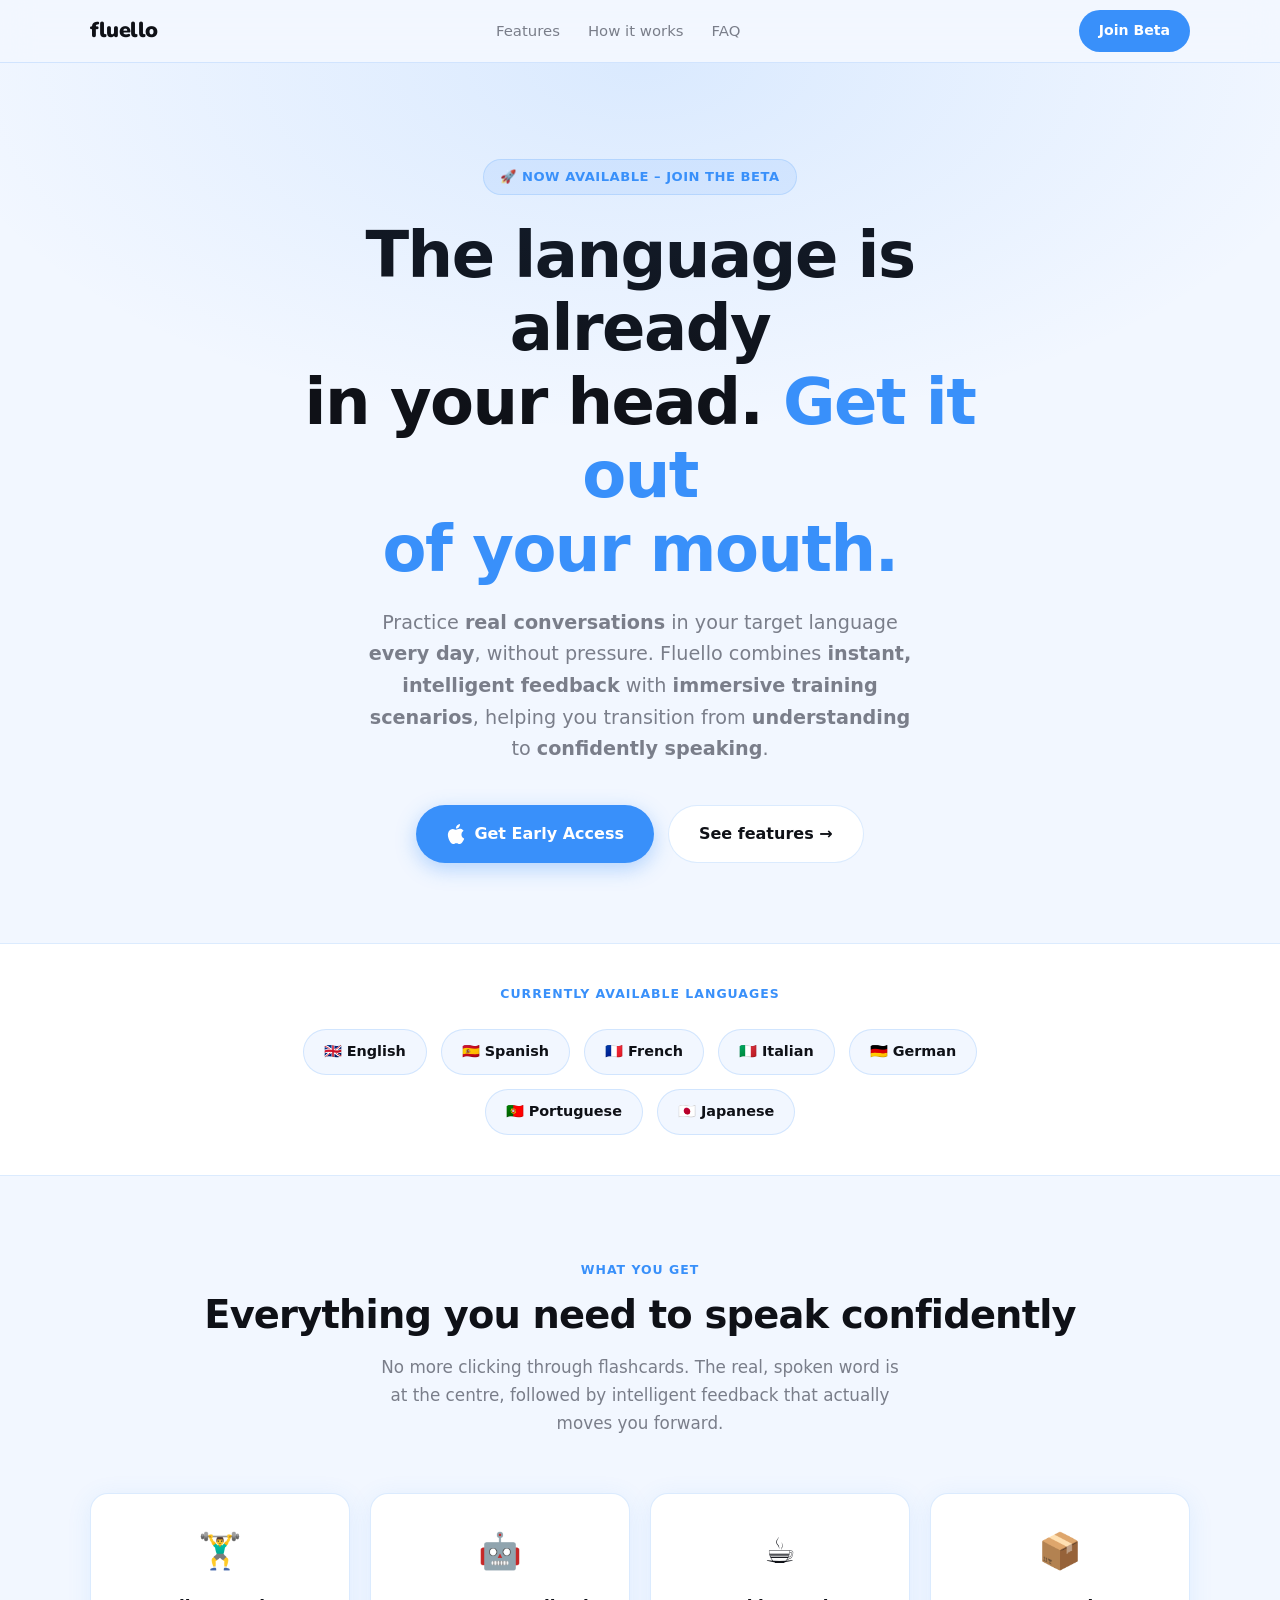
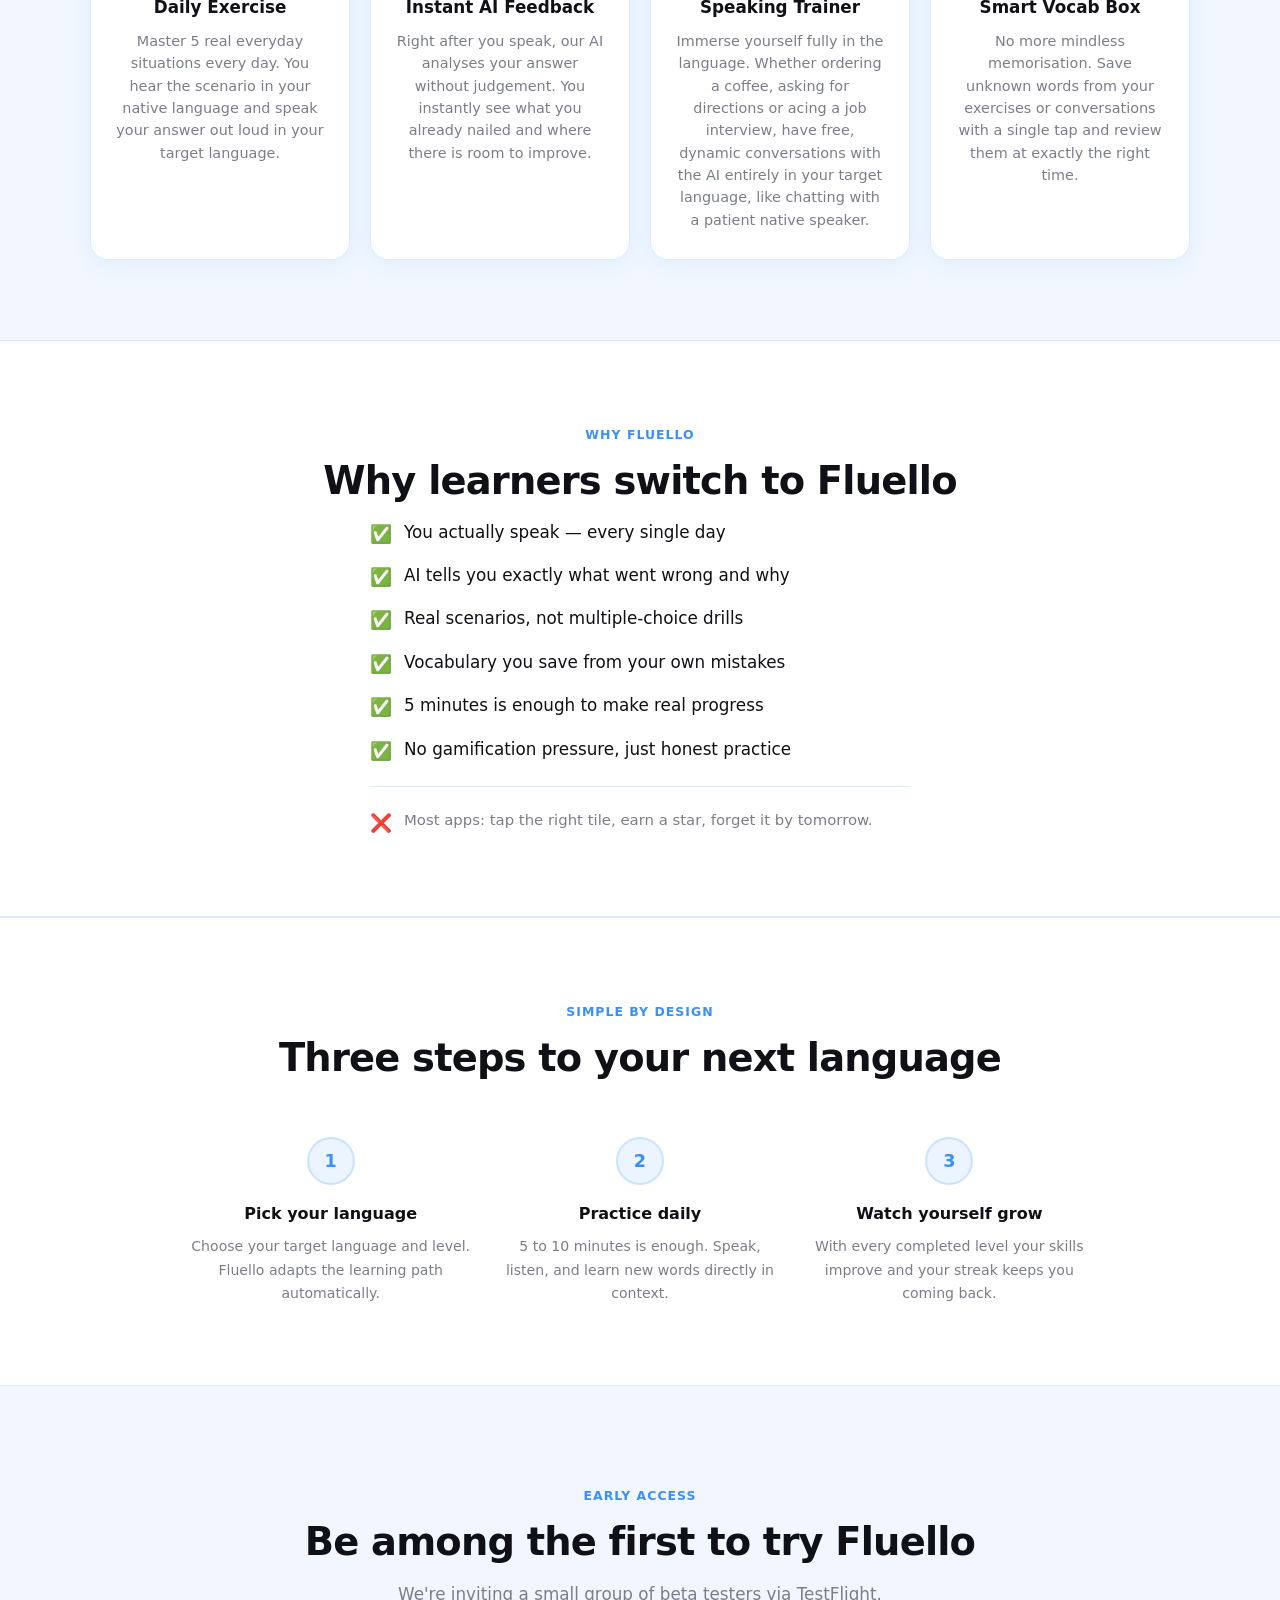
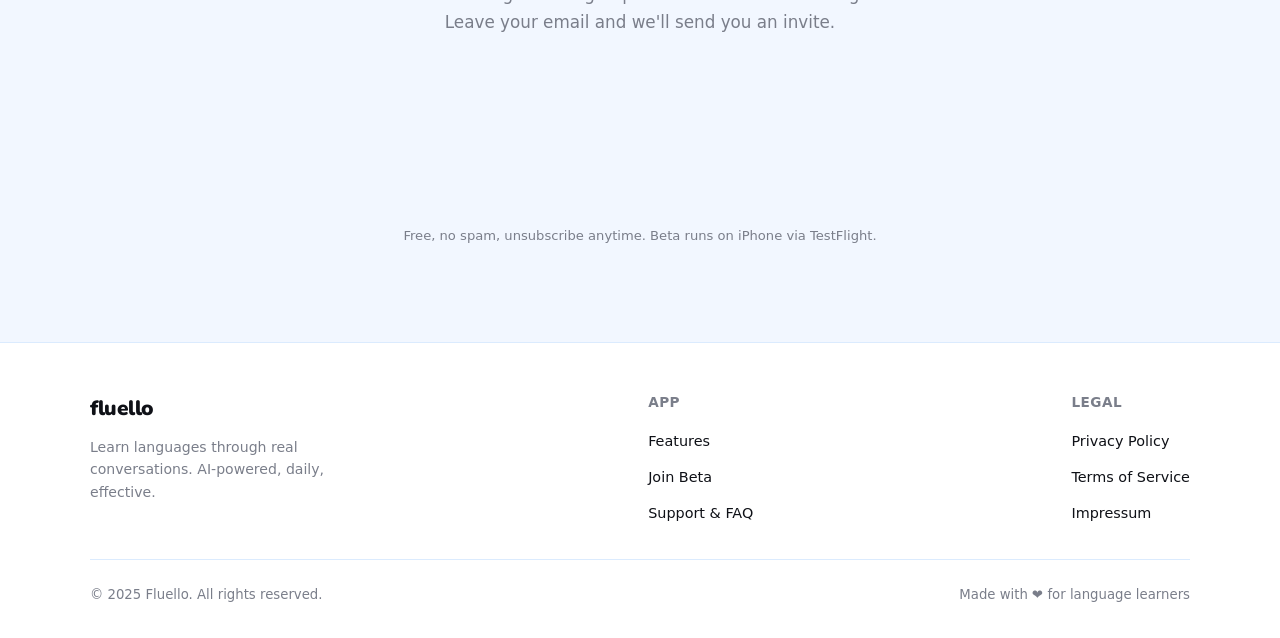
<file: index.html>
<!DOCTYPE html>
<html lang="en">
<head>
  <meta charset="UTF-8" />
  <meta name="viewport" content="width=device-width, initial-scale=1.0" />
  <title>Fluello – The language is already in your head.</title>
  <meta name="description" content="Practice real conversations in your target language every day, without pressure. Fluello combines instant AI feedback with immersive training scenarios." />
  <meta property="og:title" content="Fluello – The language is already in your head." />
  <meta property="og:description" content="Practice real conversations in your target language every day, without pressure. Fluello combines instant AI feedback with immersive training scenarios." />
  <meta property="og:type" content="website" />
  <link rel="preconnect" href="https://fonts.googleapis.com" />
  <link rel="preconnect" href="https://fonts.gstatic.com" crossorigin />
  <link href="https://fonts.googleapis.com/css2?family=Nunito:wght@400;700;800;900&display=swap" rel="stylesheet" />
  <link rel="stylesheet" href="assets/style.css" />
  <style>
    .nav-logo, .footer-brand .logo {
      font-family: 'Nunito', var(--font);
      font-weight: 900;
      letter-spacing: -0.5px;
    }
  </style>
</head>
<body>

<!-- ── Navigation ── -->
<nav>
  <div class="nav-inner">
    <a href="index.html" class="nav-logo">fluello</a>
    <ul class="nav-links">
      <li><a href="#features">Features</a></li>
      <li><a href="#how">How it works</a></li>
      <li><a href="support.html">FAQ</a></li>
    </ul>
    <a href="#beta" class="nav-links nav-cta">Join Beta</a>
  </div>
</nav>

<!-- ── Hero ── -->
<section class="hero">
  <span class="hero-badge">🚀 Now available – join the beta</span>
  <h1>The language is already<br/>in your head. <span class="highlight">Get it out<br/>of your mouth.</span></h1>
  <p class="hero-sub">Practice <strong>real conversations</strong> in your target language <strong>every day</strong>, without pressure. Fluello combines <strong>instant, intelligent feedback</strong> with <strong>immersive training scenarios</strong>, helping you transition from <strong>understanding</strong> to <strong>confidently speaking</strong>.</p>
  <div class="hero-actions">
    <a href="#beta" class="btn-primary">
      <svg width="20" height="20" fill="none" viewBox="0 0 24 24"><path d="M12.152 6.896c-.948 0-2.415-1.078-3.96-1.04-2.04.027-3.91 1.183-4.961 3.014-2.117 3.675-.546 9.103 1.519 12.09 1.013 1.459 2.208 3.09 3.792 3.039 1.52-.065 2.09-.987 3.935-.987 1.831 0 2.35.987 3.96.948 1.637-.026 2.676-1.48 3.676-2.948 1.156-1.688 1.636-3.325 1.662-3.415-.039-.013-3.182-1.221-3.22-4.857-.026-3.04 2.48-4.494 2.597-4.559-1.429-2.09-3.623-2.324-4.39-2.376-2-.156-3.675 1.09-4.61 1.09zM15.53 3.83c.843-1.012 1.4-2.427 1.245-3.83-1.207.052-2.662.805-3.532 1.818-.78.896-1.454 2.338-1.273 3.714 1.338.104 2.715-.688 3.559-1.701" fill="currentColor"/></svg>
      Get Early Access
    </a>
    <a href="#features" class="btn-ghost">See features →</a>
  </div>
</section>

<!-- ── Languages ── -->
<section class="languages-section" style="padding: 40px 5%;">
  <p class="section-label" style="display:block;text-align:center;margin-bottom:24px;">Currently Available Languages</p>
  <div class="lang-row">
    <span class="lang-chip">🇬🇧 English</span>
    <span class="lang-chip">🇪🇸 Spanish</span>
    <span class="lang-chip">🇫🇷 French</span>
    <span class="lang-chip">🇮🇹 Italian</span>
    <span class="lang-chip">🇩🇪 German</span>
    <span class="lang-chip">🇵🇹 Portuguese</span>
    <span class="lang-chip">🇯🇵 Japanese</span>
  </div>
</section>

<!-- ── Features ── -->
<section id="features" style="text-align:center;">
  <span class="section-label">What you get</span>
  <h2 class="section-title">Everything you need to speak confidently</h2>
  <p class="section-sub" style="margin:0 auto 56px;">No more clicking through flashcards. The real, spoken word is at the centre, followed by intelligent feedback that actually moves you forward.</p>
  <div class="features-grid">
    <div class="feature-card">
      <span class="feature-icon">🏋️‍♂️</span>
      <h3>Daily Exercise</h3>
      <p>Master 5 real everyday situations every day. You hear the scenario in your native language and speak your answer out loud in your target language.</p>
    </div>
    <div class="feature-card">
      <span class="feature-icon">🤖</span>
      <h3>Instant AI Feedback</h3>
      <p>Right after you speak, our AI analyses your answer without judgement. You instantly see what you already nailed and where there is room to improve.</p>
    </div>
    <div class="feature-card">
      <span class="feature-icon">☕</span>
      <h3>Speaking Trainer</h3>
      <p>Immerse yourself fully in the language. Whether ordering a coffee, asking for directions or acing a job interview, have free, dynamic conversations with the AI entirely in your target language, like chatting with a patient native speaker.</p>
    </div>
    <div class="feature-card">
      <span class="feature-icon">📦</span>
      <h3>Smart Vocab Box</h3>
      <p>No more mindless memorisation. Save unknown words from your exercises or conversations with a single tap and review them at exactly the right time.</p>
    </div>
  </div>
</section>

<!-- ── Benefits ── -->
<section style="text-align:center; background: var(--card); border-top:1px solid var(--border); border-bottom:1px solid var(--border);">
  <span class="section-label">Why Fluello</span>
  <h2 class="section-title">Why learners switch to Fluello</h2>
  <div class="benefits-list">
    <div class="benefit-row"><span class="benefit-icon">✅</span> You actually speak — every single day</div>
    <div class="benefit-row"><span class="benefit-icon">✅</span> AI tells you exactly what went wrong and why</div>
    <div class="benefit-row"><span class="benefit-icon">✅</span> Real scenarios, not multiple-choice drills</div>
    <div class="benefit-row"><span class="benefit-icon">✅</span> Vocabulary you save from your own mistakes</div>
    <div class="benefit-row"><span class="benefit-icon">✅</span> 5 minutes is enough to make real progress</div>
    <div class="benefit-row"><span class="benefit-icon">✅</span> No gamification pressure, just honest practice</div>
    <hr class="benefit-divider" />
    <div class="benefit-row benefit-no"><span class="benefit-icon">❌</span> Most apps: tap the right tile, earn a star, forget it by tomorrow.</div>
  </div>
</section>

<!-- ── How it works ── -->
<section id="how" style="text-align:center; background: var(--card); border-top:1px solid var(--border); border-bottom:1px solid var(--border);">
  <span class="section-label">Simple by design</span>
  <h2 class="section-title">Three steps to your next language</h2>
  <p class="section-sub" style="margin: 0 auto 56px;"></p>
  <div class="steps">
    <div class="step">
      <div class="step-num">1</div>
      <h3>Pick your language</h3>
      <p>Choose your target language and level. Fluello adapts the learning path automatically.</p>
    </div>
    <div class="step">
      <div class="step-num">2</div>
      <h3>Practice daily</h3>
      <p>5 to 10 minutes is enough. Speak, listen, and learn new words directly in context.</p>
    </div>
    <div class="step">
      <div class="step-num">3</div>
      <h3>Watch yourself grow</h3>
      <p>With every completed level your skills improve and your streak keeps you coming back.</p>
    </div>
  </div>
</section>

<!-- ── Beta Signup ── -->
<section id="beta" style="text-align:center; padding: 96px 5%;">
  <span class="section-label">Early Access</span>
  <h2 class="section-title">Be among the first to try Fluello</h2>
  <p class="section-sub" style="margin: 0 auto 40px;">We're inviting a small group of beta testers via TestFlight. Leave your email and we'll send you an invite.</p>

  <div style="max-width: 480px; margin: 0 auto;">
    <iframe
      data-tally-src="https://tally.so/embed/YOUR_FORM_ID?alignLeft=0&hideTitle=1&transparentBackground=1&dynamicHeight=1"
      loading="lazy"
      width="100%"
      height="120"
      frameborder="0"
      marginheight="0"
      marginwidth="0"
      title="Beta Signup"
      style="border-radius: 16px;"
    ></iframe>
    <script>
      var d=document,w="https://tally.so/widgets/embed.js",v=function(){"undefined"!=typeof Tally?Tally.loadEmbeds():d.querySelectorAll("[data-tally-src]:not([src])").forEach((function(e){e.src=e.dataset.tallySrc}))};if("undefined"!=typeof Tally)v();else if(d.querySelector('script[src="'+w+'"]')==null){var s=d.createElement("script");s.src=w,s.onload=v,s.onerror=v,d.body.appendChild(s);}
    </script>
    <noscript>
      <a href="mailto:support@fluello.app?subject=Beta Access Request" class="btn-primary" style="margin-top:16px;">
        ✉️ &nbsp;Request Beta Access by Email
      </a>
    </noscript>
  </div>

  <p style="font-size:0.82rem; color: var(--secondary); margin-top: 20px;">
    Free, no spam, unsubscribe anytime. Beta runs on iPhone via TestFlight.
  </p>
</section>

<!-- ── Footer ── -->
<footer>
  <div class="footer-inner">
    <div class="footer-brand">
      <div class="logo">fluello</div>
      <p>Learn languages through real conversations. AI-powered, daily, effective.</p>
    </div>
    <div class="footer-col">
      <h4>App</h4>
      <ul>
        <li><a href="#features">Features</a></li>
        <li><a href="#beta">Join Beta</a></li>
        <li><a href="support.html">Support & FAQ</a></li>
      </ul>
    </div>
    <div class="footer-col">
      <h4>Legal</h4>
      <ul>
        <li><a href="privacy.html">Privacy Policy</a></li>
        <li><a href="terms.html">Terms of Service</a></li>
        <li><a href="impressum.html">Impressum</a></li>
      </ul>
    </div>
  </div>
  <div class="footer-bottom">
    <span>© 2025 Fluello. All rights reserved.</span>
    <span>Made with ❤️ for language learners</span>
  </div>
</footer>

</body>
</html>
</file>
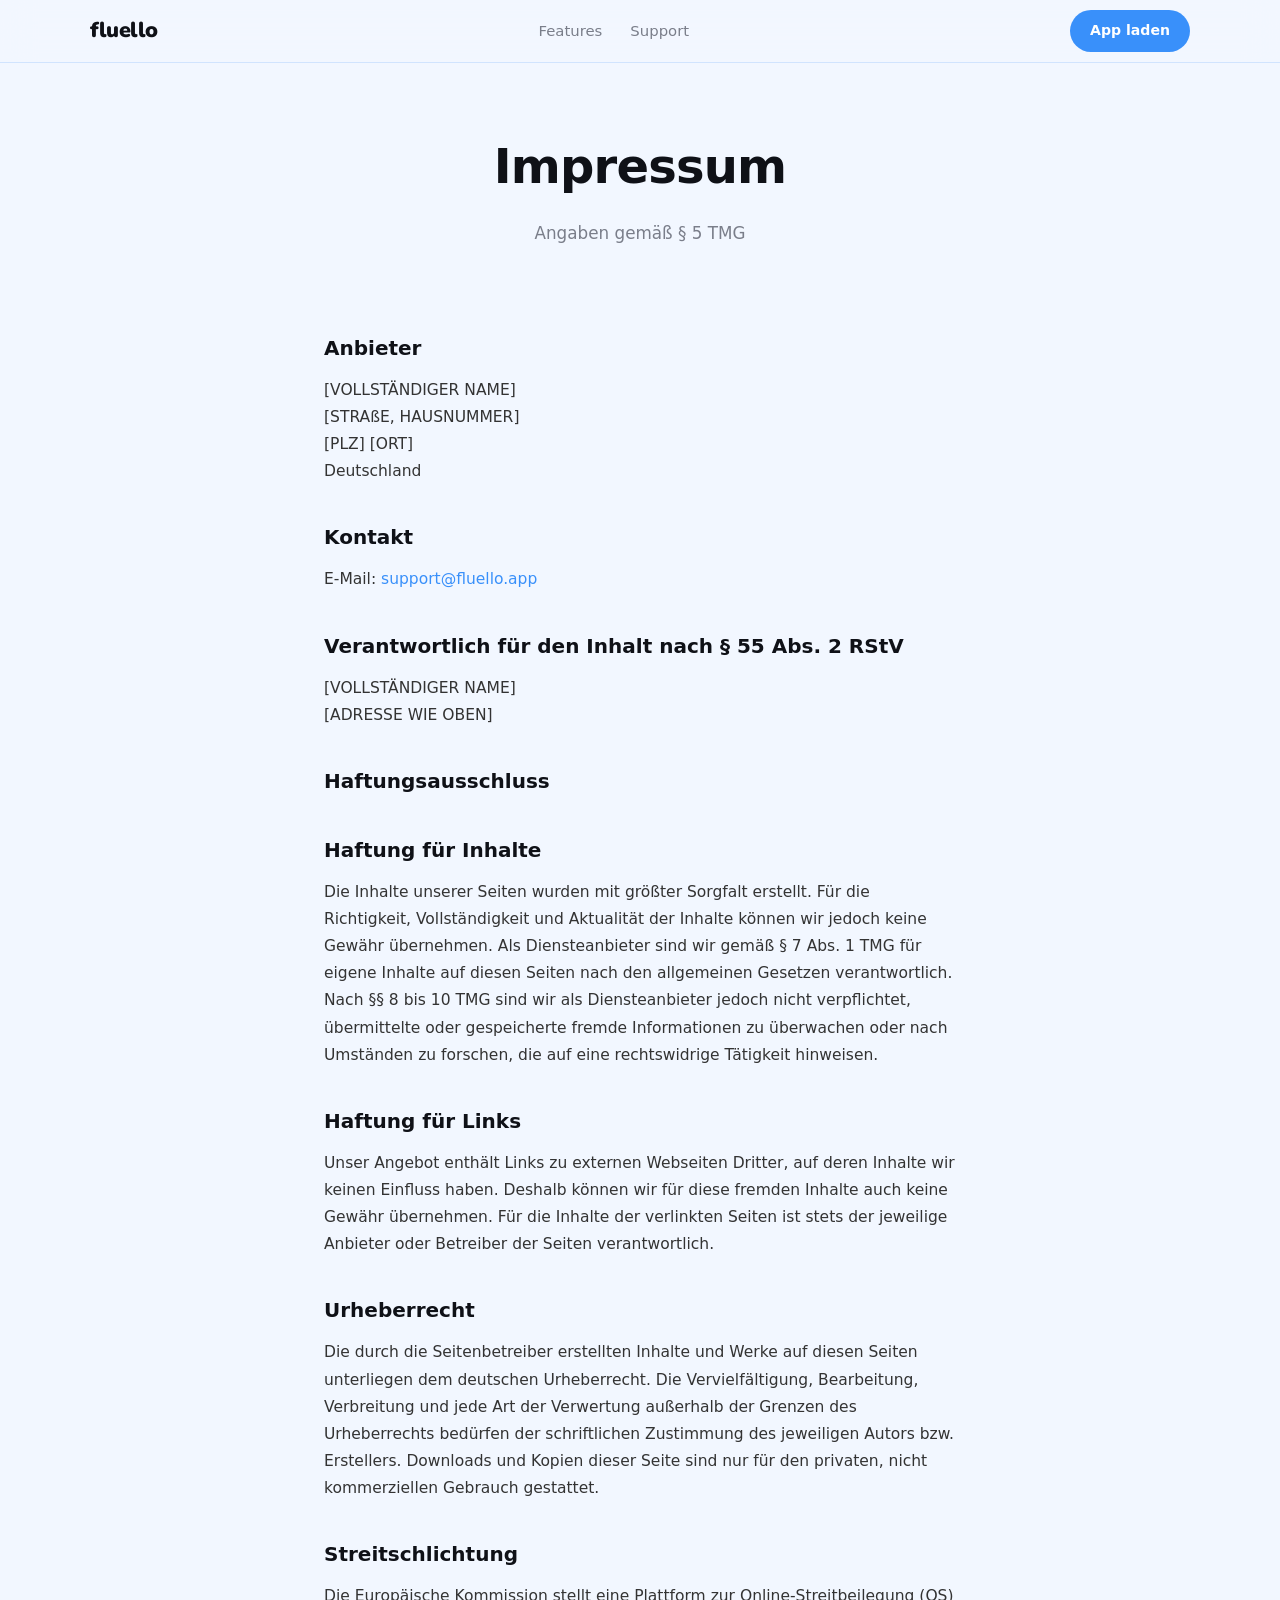
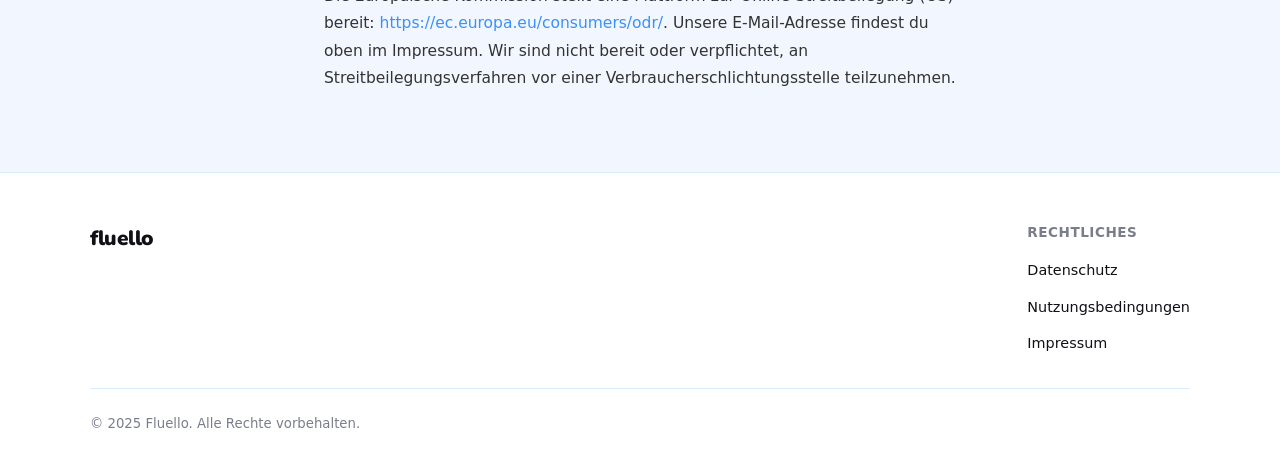
<file: impressum.html>
<!DOCTYPE html>
<html lang="de">
<head>
  <meta charset="UTF-8" />
  <meta name="viewport" content="width=device-width, initial-scale=1.0" />
  <title>Impressum – Fluello</title>
  <link rel="preconnect" href="https://fonts.googleapis.com" />
  <link rel="preconnect" href="https://fonts.gstatic.com" crossorigin />
  <link href="https://fonts.googleapis.com/css2?family=Nunito:wght@400;700;800;900&display=swap" rel="stylesheet" />
  <link rel="stylesheet" href="assets/style.css" />
  <style>
    .nav-logo, .footer-brand .logo {
      font-family: 'Nunito', var(--font);
      font-weight: 900;
      letter-spacing: -0.5px;
    }
  </style>
</head>
<body>

<nav>
  <div class="nav-inner">
    <a href="index.html" class="nav-logo">fluello</a>
    <ul class="nav-links">
      <li><a href="index.html#features">Features</a></li>
      <li><a href="support.html">Support</a></li>
    </ul>
    <a href="index.html#download" class="nav-links nav-cta">App laden</a>
  </div>
</nav>

<div class="page-hero">
  <h1>Impressum</h1>
  <p>Angaben gemäß § 5 TMG</p>
</div>

<div class="content-wrap">

  <h2>Anbieter</h2>
  <p>
    [VOLLSTÄNDIGER NAME]<br/>
    [STRAßE, HAUSNUMMER]<br/>
    [PLZ] [ORT]<br/>
    Deutschland
  </p>

  <h2>Kontakt</h2>
  <p>
    E-Mail: <a href="mailto:support@fluello.app">support@fluello.app</a>
  </p>

  <h2>Verantwortlich für den Inhalt nach § 55 Abs. 2 RStV</h2>
  <p>
    [VOLLSTÄNDIGER NAME]<br/>
    [ADRESSE WIE OBEN]
  </p>

  <h2>Haftungsausschluss</h2>

  <h2>Haftung für Inhalte</h2>
  <p>Die Inhalte unserer Seiten wurden mit größter Sorgfalt erstellt. Für die Richtigkeit, Vollständigkeit und Aktualität der Inhalte können wir jedoch keine Gewähr übernehmen. Als Diensteanbieter sind wir gemäß § 7 Abs. 1 TMG für eigene Inhalte auf diesen Seiten nach den allgemeinen Gesetzen verantwortlich. Nach §§ 8 bis 10 TMG sind wir als Diensteanbieter jedoch nicht verpflichtet, übermittelte oder gespeicherte fremde Informationen zu überwachen oder nach Umständen zu forschen, die auf eine rechtswidrige Tätigkeit hinweisen.</p>

  <h2>Haftung für Links</h2>
  <p>Unser Angebot enthält Links zu externen Webseiten Dritter, auf deren Inhalte wir keinen Einfluss haben. Deshalb können wir für diese fremden Inhalte auch keine Gewähr übernehmen. Für die Inhalte der verlinkten Seiten ist stets der jeweilige Anbieter oder Betreiber der Seiten verantwortlich.</p>

  <h2>Urheberrecht</h2>
  <p>Die durch die Seitenbetreiber erstellten Inhalte und Werke auf diesen Seiten unterliegen dem deutschen Urheberrecht. Die Vervielfältigung, Bearbeitung, Verbreitung und jede Art der Verwertung außerhalb der Grenzen des Urheberrechts bedürfen der schriftlichen Zustimmung des jeweiligen Autors bzw. Erstellers. Downloads und Kopien dieser Seite sind nur für den privaten, nicht kommerziellen Gebrauch gestattet.</p>

  <h2>Streitschlichtung</h2>
  <p>Die Europäische Kommission stellt eine Plattform zur Online-Streitbeilegung (OS) bereit: <a href="https://ec.europa.eu/consumers/odr/" target="_blank" rel="noopener">https://ec.europa.eu/consumers/odr/</a>. Unsere E-Mail-Adresse findest du oben im Impressum. Wir sind nicht bereit oder verpflichtet, an Streitbeilegungsverfahren vor einer Verbraucherschlichtungsstelle teilzunehmen.</p>

</div>

<footer>
  <div class="footer-inner">
    <div class="footer-brand">
      <div class="logo">fluello</div>
    </div>
    <div class="footer-col">
      <h4>Rechtliches</h4>
      <ul>
        <li><a href="privacy.html">Datenschutz</a></li>
        <li><a href="terms.html">Nutzungsbedingungen</a></li>
        <li><a href="impressum.html">Impressum</a></li>
      </ul>
    </div>
  </div>
  <div class="footer-bottom">
    <span>© 2025 Fluello. Alle Rechte vorbehalten.</span>
  </div>
</footer>

</body>
</html>
</file>
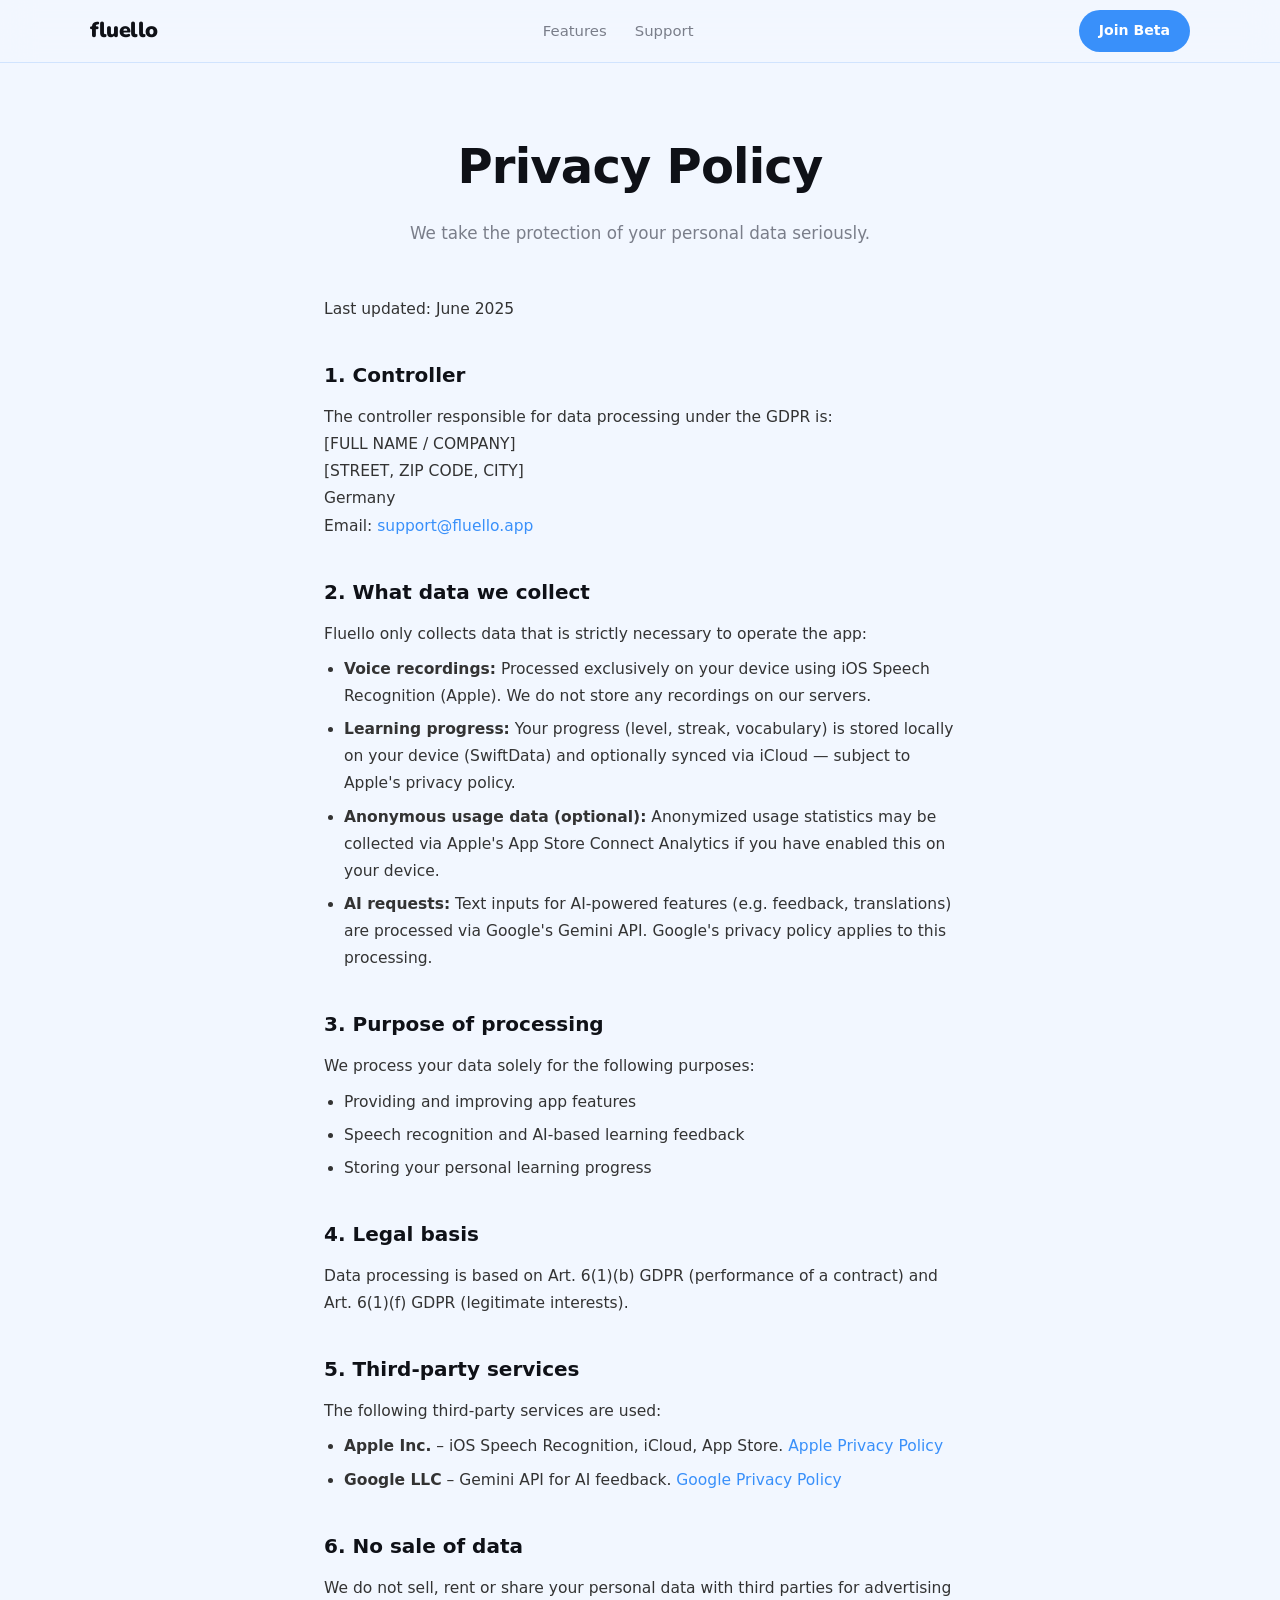
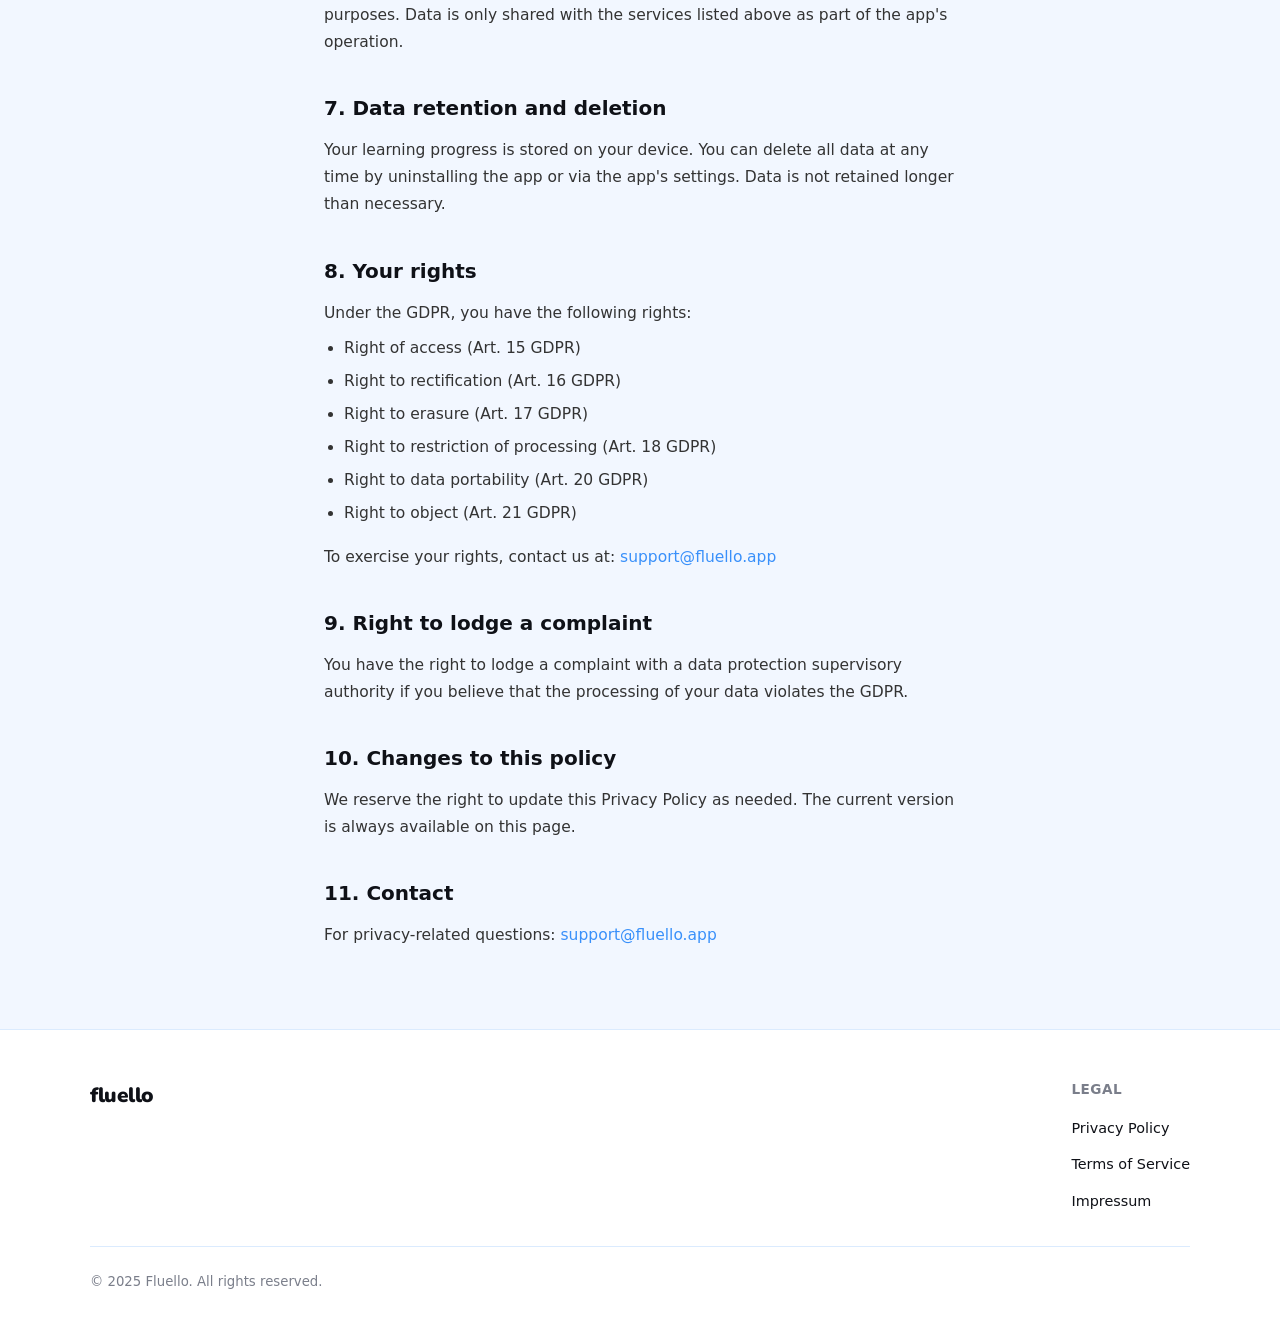
<file: privacy.html>
<!DOCTYPE html>
<html lang="en">
<head>
  <meta charset="UTF-8" />
  <meta name="viewport" content="width=device-width, initial-scale=1.0" />
  <title>Privacy Policy – Fluello</title>
  <meta name="description" content="Privacy Policy for the Fluello language learning app." />
  <link rel="preconnect" href="https://fonts.googleapis.com" />
  <link rel="preconnect" href="https://fonts.gstatic.com" crossorigin />
  <link href="https://fonts.googleapis.com/css2?family=Nunito:wght@400;700;800;900&display=swap" rel="stylesheet" />
  <link rel="stylesheet" href="assets/style.css" />
  <style>
    .nav-logo, .footer-brand .logo {
      font-family: 'Nunito', var(--font);
      font-weight: 900;
      letter-spacing: -0.5px;
    }
  </style>
</head>
<body>

<nav>
  <div class="nav-inner">
    <a href="index.html" class="nav-logo">fluello</a>
    <ul class="nav-links">
      <li><a href="index.html#features">Features</a></li>
      <li><a href="support.html">Support</a></li>
    </ul>
    <a href="index.html#beta" class="nav-links nav-cta">Join Beta</a>
  </div>
</nav>

<div class="page-hero">
  <h1>Privacy Policy</h1>
  <p>We take the protection of your personal data seriously.</p>
</div>

<div class="content-wrap">
  <p class="last-updated">Last updated: June 2025</p>

  <h2>1. Controller</h2>
  <p>The controller responsible for data processing under the GDPR is:</p>
  <p>
    [FULL NAME / COMPANY]<br/>
    [STREET, ZIP CODE, CITY]<br/>
    Germany<br/>
    Email: <a href="mailto:support@fluello.app">support@fluello.app</a>
  </p>

  <h2>2. What data we collect</h2>
  <p>Fluello only collects data that is strictly necessary to operate the app:</p>
  <ul>
    <li><strong>Voice recordings:</strong> Processed exclusively on your device using iOS Speech Recognition (Apple). We do not store any recordings on our servers.</li>
    <li><strong>Learning progress:</strong> Your progress (level, streak, vocabulary) is stored locally on your device (SwiftData) and optionally synced via iCloud — subject to Apple's privacy policy.</li>
    <li><strong>Anonymous usage data (optional):</strong> Anonymized usage statistics may be collected via Apple's App Store Connect Analytics if you have enabled this on your device.</li>
    <li><strong>AI requests:</strong> Text inputs for AI-powered features (e.g. feedback, translations) are processed via Google's Gemini API. Google's privacy policy applies to this processing.</li>
  </ul>

  <h2>3. Purpose of processing</h2>
  <p>We process your data solely for the following purposes:</p>
  <ul>
    <li>Providing and improving app features</li>
    <li>Speech recognition and AI-based learning feedback</li>
    <li>Storing your personal learning progress</li>
  </ul>

  <h2>4. Legal basis</h2>
  <p>Data processing is based on Art. 6(1)(b) GDPR (performance of a contract) and Art. 6(1)(f) GDPR (legitimate interests).</p>

  <h2>5. Third-party services</h2>
  <p>The following third-party services are used:</p>
  <ul>
    <li><strong>Apple Inc.</strong> – iOS Speech Recognition, iCloud, App Store. <a href="https://www.apple.com/privacy/" target="_blank" rel="noopener">Apple Privacy Policy</a></li>
    <li><strong>Google LLC</strong> – Gemini API for AI feedback. <a href="https://policies.google.com/privacy" target="_blank" rel="noopener">Google Privacy Policy</a></li>
  </ul>

  <h2>6. No sale of data</h2>
  <p>We do not sell, rent or share your personal data with third parties for advertising purposes. Data is only shared with the services listed above as part of the app's operation.</p>

  <h2>7. Data retention and deletion</h2>
  <p>Your learning progress is stored on your device. You can delete all data at any time by uninstalling the app or via the app's settings. Data is not retained longer than necessary.</p>

  <h2>8. Your rights</h2>
  <p>Under the GDPR, you have the following rights:</p>
  <ul>
    <li>Right of access (Art. 15 GDPR)</li>
    <li>Right to rectification (Art. 16 GDPR)</li>
    <li>Right to erasure (Art. 17 GDPR)</li>
    <li>Right to restriction of processing (Art. 18 GDPR)</li>
    <li>Right to data portability (Art. 20 GDPR)</li>
    <li>Right to object (Art. 21 GDPR)</li>
  </ul>
  <p>To exercise your rights, contact us at: <a href="mailto:support@fluello.app">support@fluello.app</a></p>

  <h2>9. Right to lodge a complaint</h2>
  <p>You have the right to lodge a complaint with a data protection supervisory authority if you believe that the processing of your data violates the GDPR.</p>

  <h2>10. Changes to this policy</h2>
  <p>We reserve the right to update this Privacy Policy as needed. The current version is always available on this page.</p>

  <h2>11. Contact</h2>
  <p>For privacy-related questions: <a href="mailto:support@fluello.app">support@fluello.app</a></p>
</div>

<footer>
  <div class="footer-inner">
    <div class="footer-brand">
      <div class="logo">fluello</div>
    </div>
    <div class="footer-col">
      <h4>Legal</h4>
      <ul>
        <li><a href="privacy.html">Privacy Policy</a></li>
        <li><a href="terms.html">Terms of Service</a></li>
        <li><a href="impressum.html">Impressum</a></li>
      </ul>
    </div>
  </div>
  <div class="footer-bottom">
    <span>© 2025 Fluello. All rights reserved.</span>
  </div>
</footer>

</body>
</html>
</file>
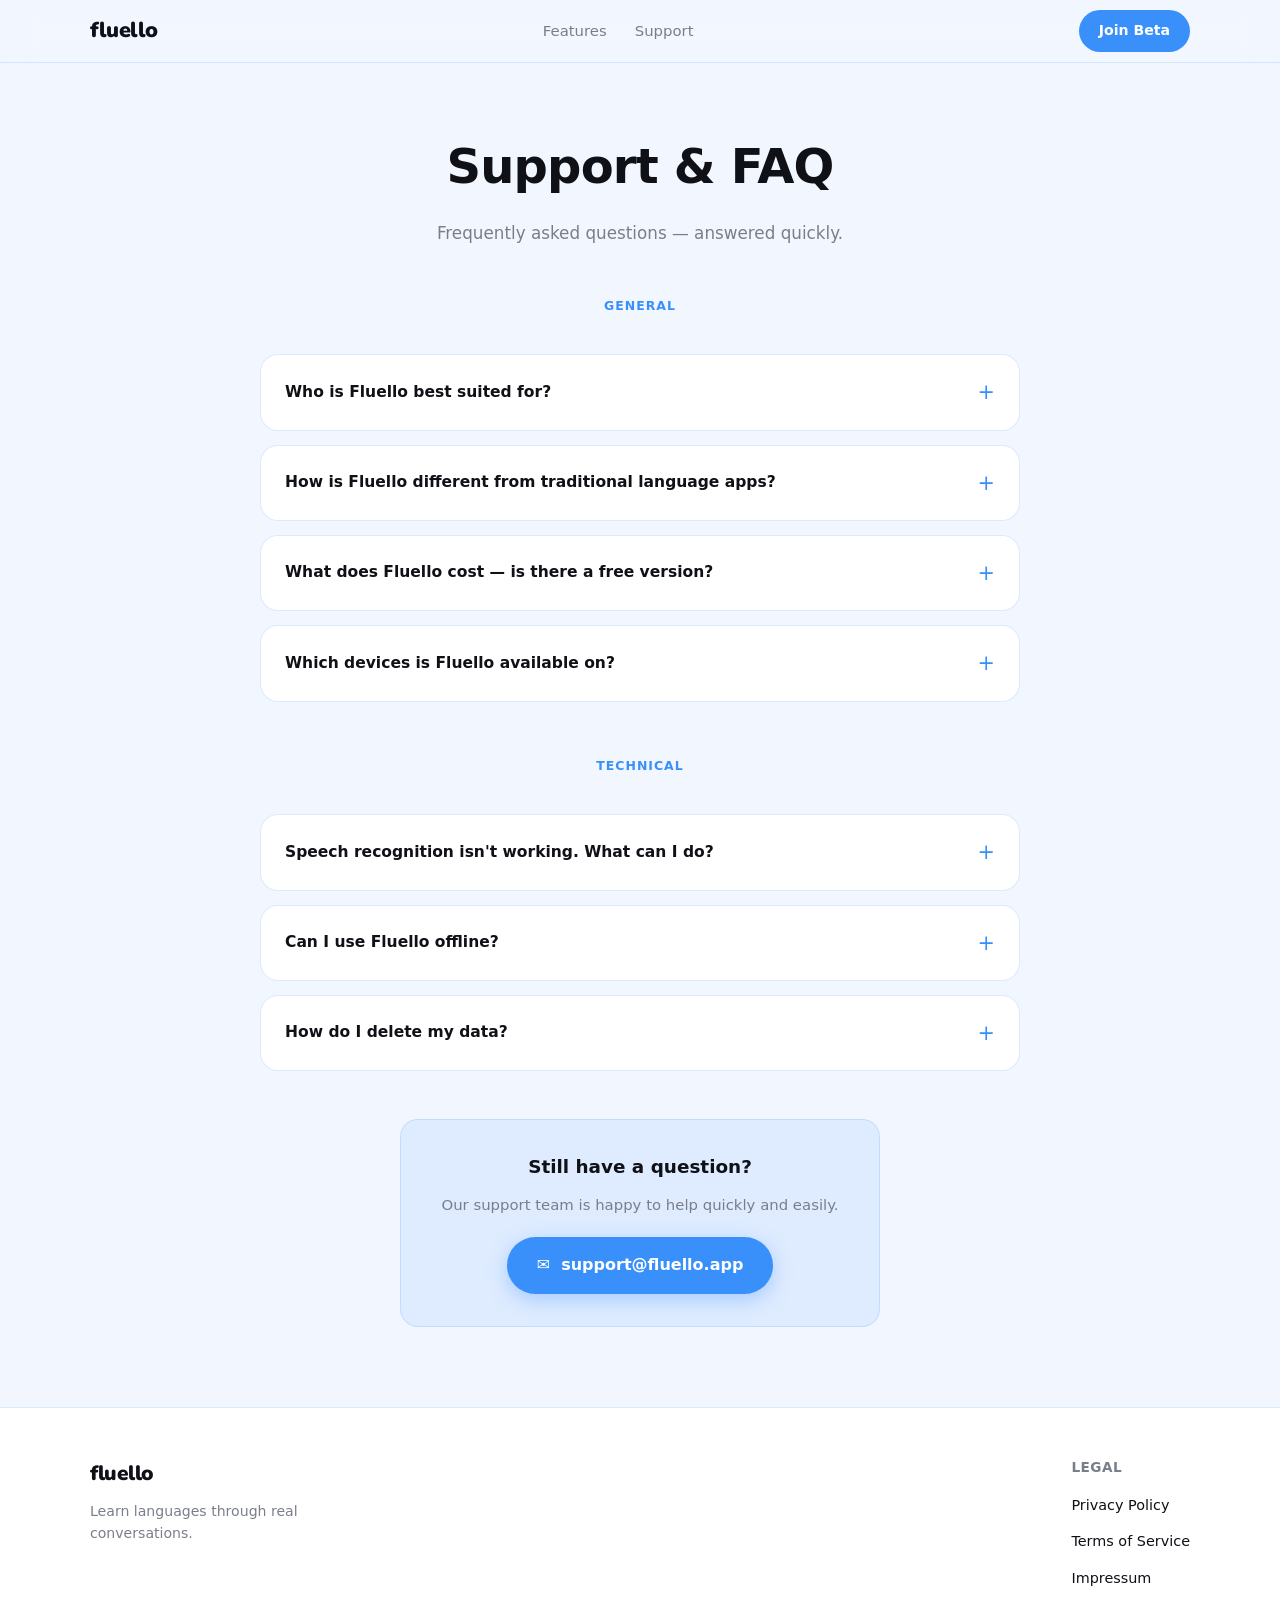
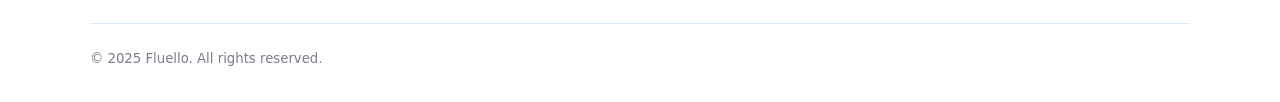
<file: support.html>
<!DOCTYPE html>
<html lang="en">
<head>
  <meta charset="UTF-8" />
  <meta name="viewport" content="width=device-width, initial-scale=1.0" />
  <title>Support & FAQ – Fluello</title>
  <meta name="description" content="Frequently asked questions and support for the Fluello language learning app." />
  <link rel="preconnect" href="https://fonts.googleapis.com" />
  <link rel="preconnect" href="https://fonts.gstatic.com" crossorigin />
  <link href="https://fonts.googleapis.com/css2?family=Nunito:wght@400;700;800;900&display=swap" rel="stylesheet" />
  <link rel="stylesheet" href="assets/style.css" />
  <style>
    .nav-logo, .footer-brand .logo {
      font-family: 'Nunito', var(--font);
      font-weight: 900;
      letter-spacing: -0.5px;
    }
  </style>
</head>
<body>

<nav>
  <div class="nav-inner">
    <a href="index.html" class="nav-logo">fluello</a>
    <ul class="nav-links">
      <li><a href="index.html#features">Features</a></li>
      <li><a href="support.html">Support</a></li>
    </ul>
    <a href="index.html#beta" class="nav-links nav-cta">Join Beta</a>
  </div>
</nav>

<div class="page-hero">
  <h1>Support & FAQ</h1>
  <p>Frequently asked questions — answered quickly.</p>
</div>

<div style="padding: 0 5% 80px;">
  <div class="faq-list">

    <p class="section-label" style="text-align:center;display:block;margin-bottom:24px;">General</p>

    <details class="faq-item">
      <summary>Who is Fluello best suited for?</summary>
      <div class="faq-answer">Fluello is perfect for anyone who already "kind of understands" a language but freezes up when they actually have to speak. From complete beginners (A1) to advanced learners (C1), the app meets you exactly where you are and builds from there.</div>
    </details>

    <details class="faq-item">
      <summary>How is Fluello different from traditional language apps?</summary>
      <div class="faq-answer">Most language apps rely on multiple-choice questions or vocabulary cards. Fluello has none of that. The real, spoken word is at the centre — followed by instant, intelligent feedback powered by Google Gemini AI. You speak, you get analysed, you improve. That's it.</div>
    </details>

    <details class="faq-item">
      <summary>What does Fluello cost — is there a free version?</summary>
      <div class="faq-answer">You can download and use Fluello completely free. The free plan gives you one Daily Exercise (5 sentences) every day plus the first Speaking Trainer scenario ("Café"). For unlimited speaking practice, all scenarios and unrestricted AI feedback, you can upgrade to Fluello Pro at any time.</div>
    </details>

    <details class="faq-item">
      <summary>Which devices is Fluello available on?</summary>
      <div class="faq-answer">Fluello is available for iPhone (iOS 17 or later). An iPad version is planned.</div>
    </details>

    <p class="section-label" style="text-align:center;display:block;margin: 40px 0 24px;">Technical</p>

    <details class="faq-item">
      <summary>Speech recognition isn't working. What can I do?</summary>
      <div class="faq-answer">Make sure you've granted the app microphone and speech recognition access. Go to iPhone Settings → Privacy & Security → Microphone / Speech Recognition and enable Fluello. An internet connection is required for some features.</div>
    </details>

    <details class="faq-item">
      <summary>Can I use Fluello offline?</summary>
      <div class="faq-answer">Some basic features (saved vocabulary, learning path view) are available offline. Speech recognition and AI feedback require an active internet connection.</div>
    </details>

    <details class="faq-item">
      <summary>How do I delete my data?</summary>
      <div class="faq-answer">You can delete your data at any time via Settings → Profile → Reset in the app, or by uninstalling it. Your data is not stored on our servers.</div>
    </details>

  </div>

  <div class="contact-card">
    <h3>Still have a question?</h3>
    <p>Our support team is happy to help quickly and easily.</p>
    <a href="mailto:support@fluello.app" class="btn-primary">✉️ &nbsp;support@fluello.app</a>
  </div>
</div>

<footer>
  <div class="footer-inner">
    <div class="footer-brand">
      <div class="logo">fluello</div>
      <p>Learn languages through real conversations.</p>
    </div>
    <div class="footer-col">
      <h4>Legal</h4>
      <ul>
        <li><a href="privacy.html">Privacy Policy</a></li>
        <li><a href="terms.html">Terms of Service</a></li>
        <li><a href="impressum.html">Impressum</a></li>
      </ul>
    </div>
  </div>
  <div class="footer-bottom">
    <span>© 2025 Fluello. All rights reserved.</span>
  </div>
</footer>

</body>
</html>
</file>
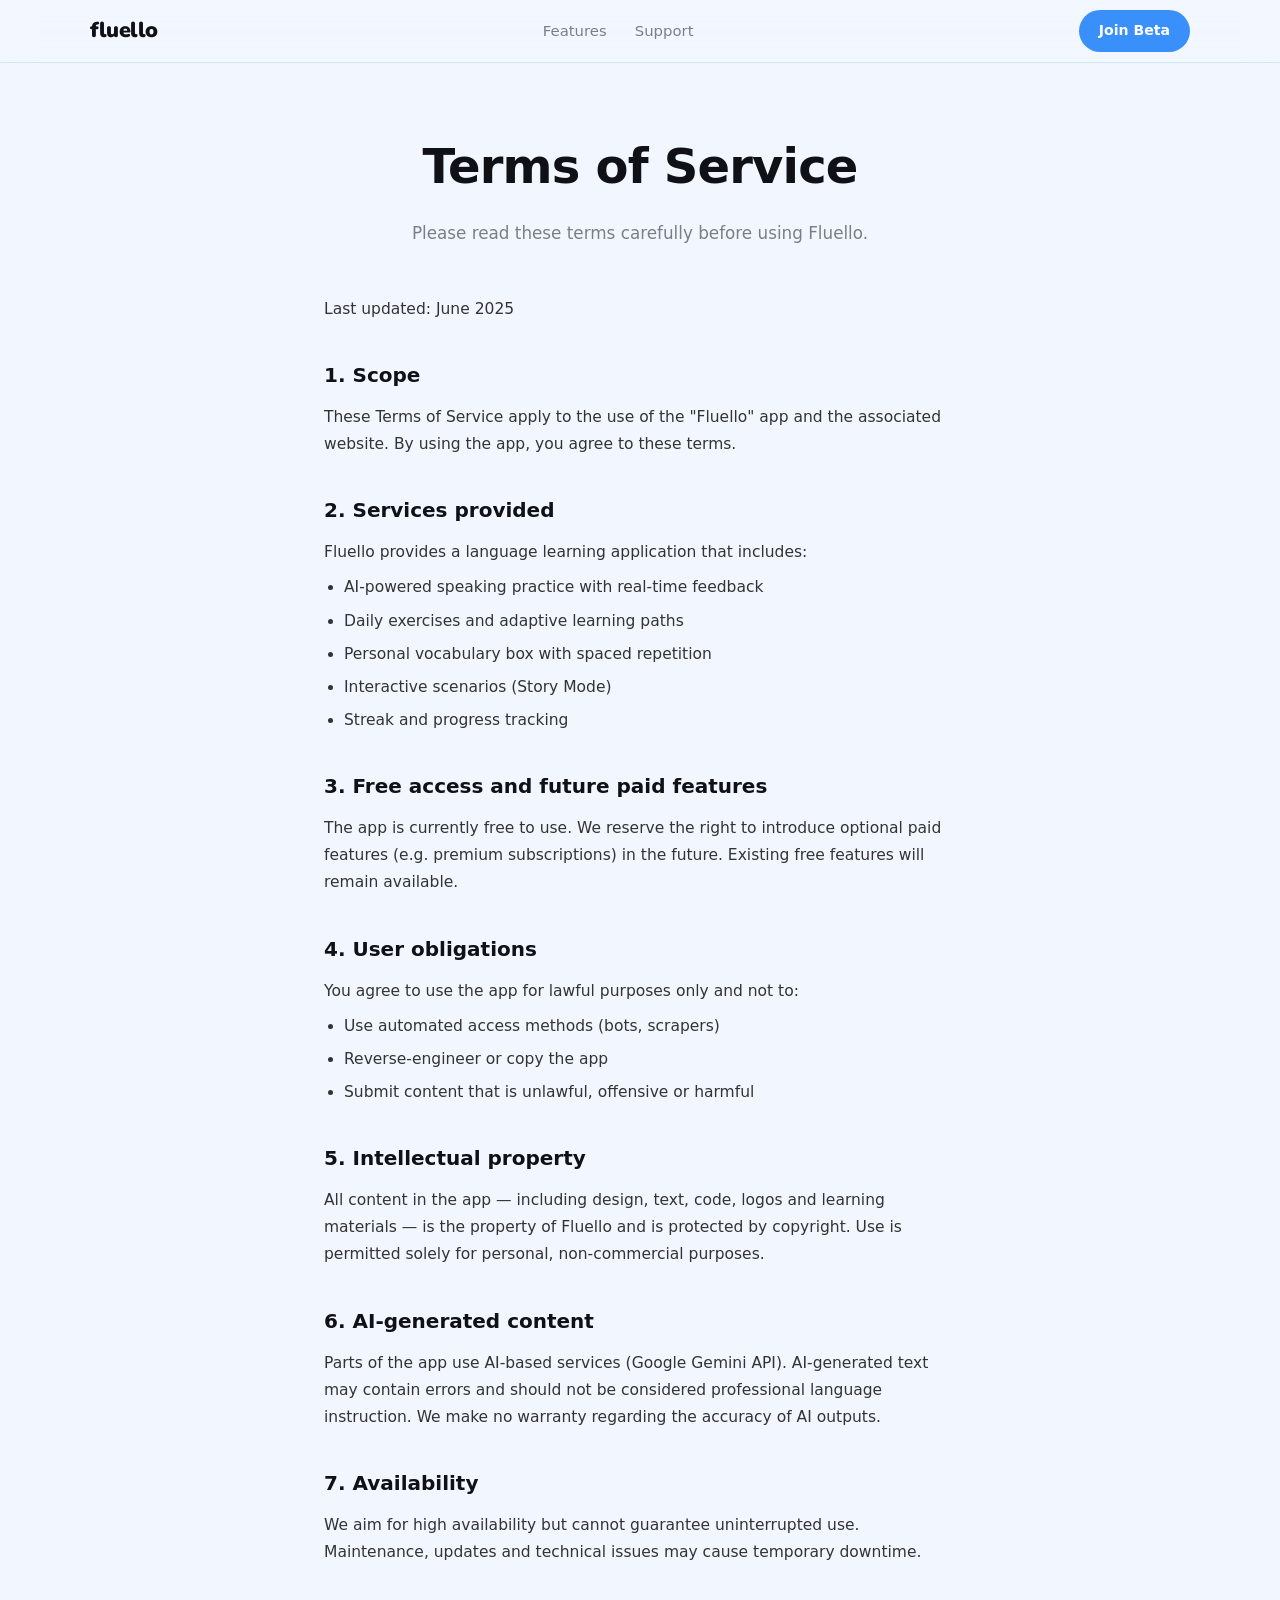
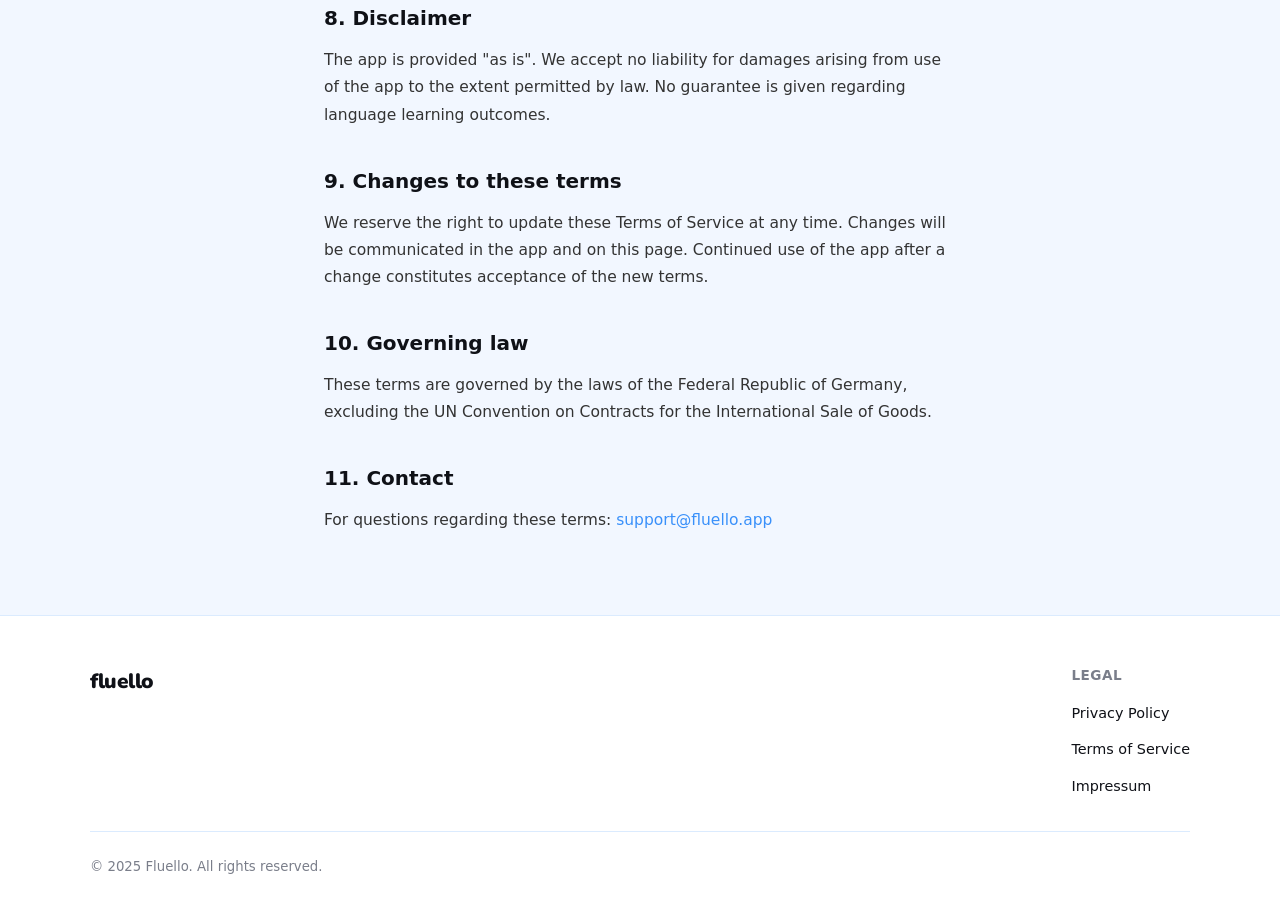
<file: terms.html>
<!DOCTYPE html>
<html lang="en">
<head>
  <meta charset="UTF-8" />
  <meta name="viewport" content="width=device-width, initial-scale=1.0" />
  <title>Terms of Service – Fluello</title>
  <link rel="preconnect" href="https://fonts.googleapis.com" />
  <link rel="preconnect" href="https://fonts.gstatic.com" crossorigin />
  <link href="https://fonts.googleapis.com/css2?family=Nunito:wght@400;700;800;900&display=swap" rel="stylesheet" />
  <link rel="stylesheet" href="assets/style.css" />
  <style>
    .nav-logo, .footer-brand .logo {
      font-family: 'Nunito', var(--font);
      font-weight: 900;
      letter-spacing: -0.5px;
    }
  </style>
</head>
<body>

<nav>
  <div class="nav-inner">
    <a href="index.html" class="nav-logo">fluello</a>
    <ul class="nav-links">
      <li><a href="index.html#features">Features</a></li>
      <li><a href="support.html">Support</a></li>
    </ul>
    <a href="index.html#beta" class="nav-links nav-cta">Join Beta</a>
  </div>
</nav>

<div class="page-hero">
  <h1>Terms of Service</h1>
  <p>Please read these terms carefully before using Fluello.</p>
</div>

<div class="content-wrap">
  <p class="last-updated">Last updated: June 2025</p>

  <h2>1. Scope</h2>
  <p>These Terms of Service apply to the use of the "Fluello" app and the associated website. By using the app, you agree to these terms.</p>

  <h2>2. Services provided</h2>
  <p>Fluello provides a language learning application that includes:</p>
  <ul>
    <li>AI-powered speaking practice with real-time feedback</li>
    <li>Daily exercises and adaptive learning paths</li>
    <li>Personal vocabulary box with spaced repetition</li>
    <li>Interactive scenarios (Story Mode)</li>
    <li>Streak and progress tracking</li>
  </ul>

  <h2>3. Free access and future paid features</h2>
  <p>The app is currently free to use. We reserve the right to introduce optional paid features (e.g. premium subscriptions) in the future. Existing free features will remain available.</p>

  <h2>4. User obligations</h2>
  <p>You agree to use the app for lawful purposes only and not to:</p>
  <ul>
    <li>Use automated access methods (bots, scrapers)</li>
    <li>Reverse-engineer or copy the app</li>
    <li>Submit content that is unlawful, offensive or harmful</li>
  </ul>

  <h2>5. Intellectual property</h2>
  <p>All content in the app — including design, text, code, logos and learning materials — is the property of Fluello and is protected by copyright. Use is permitted solely for personal, non-commercial purposes.</p>

  <h2>6. AI-generated content</h2>
  <p>Parts of the app use AI-based services (Google Gemini API). AI-generated text may contain errors and should not be considered professional language instruction. We make no warranty regarding the accuracy of AI outputs.</p>

  <h2>7. Availability</h2>
  <p>We aim for high availability but cannot guarantee uninterrupted use. Maintenance, updates and technical issues may cause temporary downtime.</p>

  <h2>8. Disclaimer</h2>
  <p>The app is provided "as is". We accept no liability for damages arising from use of the app to the extent permitted by law. No guarantee is given regarding language learning outcomes.</p>

  <h2>9. Changes to these terms</h2>
  <p>We reserve the right to update these Terms of Service at any time. Changes will be communicated in the app and on this page. Continued use of the app after a change constitutes acceptance of the new terms.</p>

  <h2>10. Governing law</h2>
  <p>These terms are governed by the laws of the Federal Republic of Germany, excluding the UN Convention on Contracts for the International Sale of Goods.</p>

  <h2>11. Contact</h2>
  <p>For questions regarding these terms: <a href="mailto:support@fluello.app">support@fluello.app</a></p>
</div>

<footer>
  <div class="footer-inner">
    <div class="footer-brand">
      <div class="logo">fluello</div>
    </div>
    <div class="footer-col">
      <h4>Legal</h4>
      <ul>
        <li><a href="privacy.html">Privacy Policy</a></li>
        <li><a href="terms.html">Terms of Service</a></li>
        <li><a href="impressum.html">Impressum</a></li>
      </ul>
    </div>
  </div>
  <div class="footer-bottom">
    <span>© 2025 Fluello. All rights reserved.</span>
  </div>
</footer>

</body>
</html>
</file>
<file: assets/style.css>
/* ── Fluello Web – Shared Styles ── */

:root {
  --accent:      #3990FA;
  --accent-dark: #1a6fd4;
  --accent-soft: rgba(57, 144, 250, 0.10);
  --bg:          #F2F7FF;
  --card:        #FFFFFF;
  --text:        #0f1117;
  --secondary:   #7a7e8a;
  --border:      rgba(57, 144, 250, 0.18);
  --radius:      18px;
  --shadow:      0 4px 24px rgba(57, 144, 250, 0.10);
  --font:        -apple-system, BlinkMacSystemFont, "SF Pro Display", "Segoe UI", system-ui, sans-serif;
}

*, *::before, *::after { box-sizing: border-box; margin: 0; padding: 0; }

html { scroll-behavior: smooth; }

body {
  font-family: var(--font);
  background: var(--bg);
  color: var(--text);
  line-height: 1.65;
  -webkit-font-smoothing: antialiased;
}

a { color: var(--accent); text-decoration: none; }
a:hover { text-decoration: underline; }

/* ── Nav ── */
nav {
  position: sticky;
  top: 0;
  z-index: 100;
  background: rgba(242, 247, 255, 0.85);
  backdrop-filter: blur(16px);
  -webkit-backdrop-filter: blur(16px);
  border-bottom: 1px solid var(--border);
  padding: 0 5%;
}
.nav-inner {
  max-width: 1100px;
  margin: 0 auto;
  display: flex;
  align-items: center;
  justify-content: space-between;
  height: 62px;
}
.nav-logo {
  font-size: 1.35rem;
  font-weight: 800;
  color: var(--text);
  letter-spacing: -0.5px;
}
.nav-logo span { color: var(--accent); }
.nav-links { display: flex; gap: 28px; list-style: none; }
.nav-links a {
  font-size: 0.93rem;
  font-weight: 500;
  color: var(--secondary);
  transition: color .2s;
}
.nav-links a:hover { color: var(--accent); text-decoration: none; }
.nav-cta {
  background: var(--accent);
  color: #fff !important;
  padding: 9px 20px;
  border-radius: 50px;
  font-size: 0.88rem;
  font-weight: 600;
  transition: background .2s, transform .15s;
}
.nav-cta:hover { background: var(--accent-dark) !important; transform: translateY(-1px); text-decoration: none !important; }

/* ── Hero ── */
.hero {
  text-align: center;
  padding: 96px 5% 80px;
  position: relative;
  overflow: hidden;
}
.hero::before {
  content: "";
  position: absolute;
  inset: 0;
  background: radial-gradient(ellipse 80% 60% at 50% 0%, rgba(57,144,250,0.13) 0%, transparent 70%);
  pointer-events: none;
}
.hero-badge {
  display: inline-block;
  background: var(--accent-soft);
  color: var(--accent);
  font-size: 0.82rem;
  font-weight: 700;
  letter-spacing: 0.5px;
  text-transform: uppercase;
  padding: 6px 16px;
  border-radius: 50px;
  border: 1px solid var(--border);
  margin-bottom: 24px;
}
.hero h1 {
  font-size: clamp(2.4rem, 6vw, 4rem);
  font-weight: 800;
  line-height: 1.15;
  letter-spacing: -1.5px;
  max-width: 780px;
  margin: 0 auto 20px;
}
.hero h1 .highlight { color: var(--accent); }
.hero-sub {
  font-size: clamp(1rem, 2vw, 1.2rem);
  color: var(--secondary);
  max-width: 560px;
  margin: 0 auto 40px;
}
.hero-actions { display: flex; gap: 14px; justify-content: center; flex-wrap: wrap; }
.btn-primary {
  display: inline-flex; align-items: center; gap: 8px;
  background: var(--accent);
  color: #fff;
  font-size: 1rem;
  font-weight: 700;
  padding: 15px 30px;
  border-radius: 50px;
  transition: background .2s, transform .15s, box-shadow .2s;
  box-shadow: 0 6px 20px rgba(57,144,250,0.35);
}
.btn-primary:hover { background: var(--accent-dark); transform: translateY(-2px); box-shadow: 0 10px 28px rgba(57,144,250,0.4); text-decoration: none; }
.btn-ghost {
  display: inline-flex; align-items: center; gap: 8px;
  background: var(--card);
  color: var(--text);
  font-size: 1rem;
  font-weight: 600;
  padding: 15px 30px;
  border-radius: 50px;
  border: 1.5px solid var(--border);
  transition: border-color .2s, transform .15s;
}
.btn-ghost:hover { border-color: var(--accent); transform: translateY(-2px); text-decoration: none; }

/* Mascot area */
.hero-mascot { font-size: 5rem; margin: 48px auto 0; display: block; animation: float 3s ease-in-out infinite; }
@keyframes float { 0%,100%{transform:translateY(0)} 50%{transform:translateY(-10px)} }

/* ── Section shared ── */
section { padding: 80px 5%; }
.section-label {
  display: inline-block;
  font-size: 0.78rem;
  font-weight: 700;
  letter-spacing: 1px;
  text-transform: uppercase;
  color: var(--accent);
  margin-bottom: 12px;
}
.section-title {
  font-size: clamp(1.7rem, 4vw, 2.4rem);
  font-weight: 800;
  letter-spacing: -0.8px;
  line-height: 1.2;
  margin-bottom: 16px;
}
.section-sub {
  font-size: 1.05rem;
  color: var(--secondary);
  max-width: 520px;
  margin-bottom: 56px;
}

/* ── Features ── */
.features-grid {
  max-width: 1100px;
  margin: 0 auto;
  display: grid;
  grid-template-columns: repeat(auto-fit, minmax(240px, 1fr));
  gap: 20px;
}
.feature-card {
  background: var(--card);
  border: 1.5px solid var(--border);
  border-radius: var(--radius);
  padding: 28px 24px;
  box-shadow: var(--shadow);
  transition: transform .2s, box-shadow .2s;
}
.feature-card:hover { transform: translateY(-4px); box-shadow: 0 12px 32px rgba(57,144,250,0.14); }
.feature-icon { font-size: 2.2rem; margin-bottom: 14px; display: block; }
.feature-card h3 { font-size: 1.05rem; font-weight: 700; margin-bottom: 8px; }
.feature-card p { font-size: 0.9rem; color: var(--secondary); line-height: 1.55; }

/* ── Languages ── */
.languages-section { background: var(--card); border-top: 1px solid var(--border); border-bottom: 1px solid var(--border); text-align: center; }
.lang-row { display: flex; flex-wrap: wrap; justify-content: center; gap: 14px; max-width: 700px; margin: 0 auto; }
.lang-chip {
  display: flex; align-items: center; gap: 8px;
  background: var(--bg);
  border: 1.5px solid var(--border);
  border-radius: 50px;
  padding: 10px 20px;
  font-size: 0.9rem;
  font-weight: 600;
}

/* ── Benefits ── */
.benefits-list {
  max-width: 540px;
  margin: 0 auto;
  display: flex;
  flex-direction: column;
  gap: 16px;
  text-align: left;
}
.benefit-row {
  display: flex;
  align-items: flex-start;
  gap: 12px;
  font-size: 1.05rem;
  font-weight: 500;
  color: var(--text);
  line-height: 1.5;
}
.benefit-row .benefit-icon { flex-shrink: 0; font-size: 1.1rem; margin-top: 1px; }
.benefit-divider {
  border: none;
  border-top: 1px solid var(--border);
  margin: 6px 0;
}
.benefit-row.benefit-no {
  font-size: 0.93rem;
  color: var(--secondary);
}

/* ── How it works ── */
.steps { max-width: 900px; margin: 0 auto; display: grid; grid-template-columns: repeat(auto-fit, minmax(220px, 1fr)); gap: 28px; }
.step { text-align: center; }
.step-num {
  width: 48px; height: 48px;
  background: var(--accent-soft);
  border: 2px solid var(--border);
  border-radius: 50%;
  display: flex; align-items: center; justify-content: center;
  font-size: 1.1rem; font-weight: 800; color: var(--accent);
  margin: 0 auto 16px;
}
.step h3 { font-size: 1rem; font-weight: 700; margin-bottom: 8px; }
.step p { font-size: 0.88rem; color: var(--secondary); }

/* ── CTA Banner ── */
.cta-banner {
  background: var(--accent);
  text-align: center;
  padding: 72px 5%;
  color: white;
}
.cta-banner h2 { font-size: clamp(1.8rem, 4vw, 2.6rem); font-weight: 800; letter-spacing: -0.8px; margin-bottom: 14px; }
.cta-banner p { font-size: 1.05rem; opacity: 0.88; margin-bottom: 36px; }
.btn-white {
  display: inline-flex; align-items: center; gap: 8px;
  background: white;
  color: var(--accent);
  font-size: 1rem; font-weight: 700;
  padding: 15px 32px;
  border-radius: 50px;
  transition: transform .15s, box-shadow .2s;
  box-shadow: 0 6px 20px rgba(0,0,0,0.15);
}
.btn-white:hover { transform: translateY(-2px); box-shadow: 0 10px 28px rgba(0,0,0,0.2); text-decoration: none; }

/* ── Footer ── */
footer {
  background: var(--card);
  border-top: 1px solid var(--border);
  padding: 48px 5% 32px;
}
.footer-inner {
  max-width: 1100px;
  margin: 0 auto;
  display: flex;
  flex-wrap: wrap;
  justify-content: space-between;
  gap: 32px;
}
.footer-brand { max-width: 240px; }
.footer-brand .logo { font-size: 1.3rem; font-weight: 800; letter-spacing: -0.5px; color: var(--text); }
.footer-brand .logo span { color: var(--accent); }
.footer-brand p { font-size: 0.88rem; color: var(--secondary); margin-top: 10px; line-height: 1.6; }
.footer-col h4 { font-size: 0.85rem; font-weight: 700; text-transform: uppercase; letter-spacing: 0.5px; color: var(--secondary); margin-bottom: 14px; }
.footer-col ul { list-style: none; display: flex; flex-direction: column; gap: 10px; }
.footer-col ul li a { font-size: 0.9rem; color: var(--text); transition: color .2s; }
.footer-col ul li a:hover { color: var(--accent); text-decoration: none; }
.footer-bottom {
  max-width: 1100px;
  margin: 32px auto 0;
  padding-top: 24px;
  border-top: 1px solid var(--border);
  display: flex; flex-wrap: wrap; justify-content: space-between; align-items: center;
  gap: 12px;
  font-size: 0.83rem; color: var(--secondary);
}

/* ── Inner page ── */
.page-hero { padding: 64px 5% 48px; text-align: center; }
.page-hero h1 { font-size: clamp(1.9rem, 5vw, 3rem); font-weight: 800; letter-spacing: -0.8px; margin-bottom: 14px; }
.page-hero p { font-size: 1.05rem; color: var(--secondary); max-width: 520px; margin: 0 auto; }
.content-wrap {
  max-width: 760px;
  margin: 0 auto;
  padding: 0 5% 80px;
}
.content-wrap h2 { font-size: 1.25rem; font-weight: 700; margin: 36px 0 12px; }
.content-wrap p, .content-wrap li { font-size: 0.97rem; color: #333; line-height: 1.75; }
.content-wrap ul, .content-wrap ol { padding-left: 20px; margin: 8px 0 16px; }
.content-wrap ul li, .content-wrap ol li { margin-bottom: 6px; }
.last-updated { font-size: 0.82rem; color: var(--secondary); margin-bottom: 32px; }

/* ── FAQ ── */
.faq-list { max-width: 760px; margin: 0 auto; display: flex; flex-direction: column; gap: 14px; }
details.faq-item {
  background: var(--card);
  border: 1.5px solid var(--border);
  border-radius: var(--radius);
  overflow: hidden;
  transition: box-shadow .2s;
}
details.faq-item[open] { box-shadow: var(--shadow); }
details.faq-item summary {
  padding: 20px 24px;
  font-size: 0.97rem;
  font-weight: 600;
  cursor: pointer;
  list-style: none;
  display: flex;
  justify-content: space-between;
  align-items: center;
  user-select: none;
}
details.faq-item summary::-webkit-details-marker { display: none; }
details.faq-item summary::after {
  content: "+";
  font-size: 1.3rem;
  font-weight: 300;
  color: var(--accent);
  transition: transform .2s;
}
details.faq-item[open] summary::after { transform: rotate(45deg); }
.faq-answer { padding: 0 24px 20px; font-size: 0.93rem; color: var(--secondary); line-height: 1.7; }

/* ── Support Contact ── */
.contact-card {
  background: var(--accent-soft);
  border: 1.5px solid var(--border);
  border-radius: var(--radius);
  padding: 32px;
  text-align: center;
  max-width: 480px;
  margin: 48px auto 0;
}
.contact-card h3 { font-size: 1.15rem; font-weight: 700; margin-bottom: 10px; }
.contact-card p { font-size: 0.93rem; color: var(--secondary); margin-bottom: 20px; }
.contact-card a.btn-primary { display: inline-flex; }

/* ── Responsive ── */
@media (max-width: 640px) {
  .nav-links { display: none; }
  .hero { padding: 72px 5% 56px; }
  .hero-mascot { font-size: 3.8rem; }
  .footer-inner { flex-direction: column; }
  .footer-bottom { flex-direction: column; text-align: center; }
}
</file>
